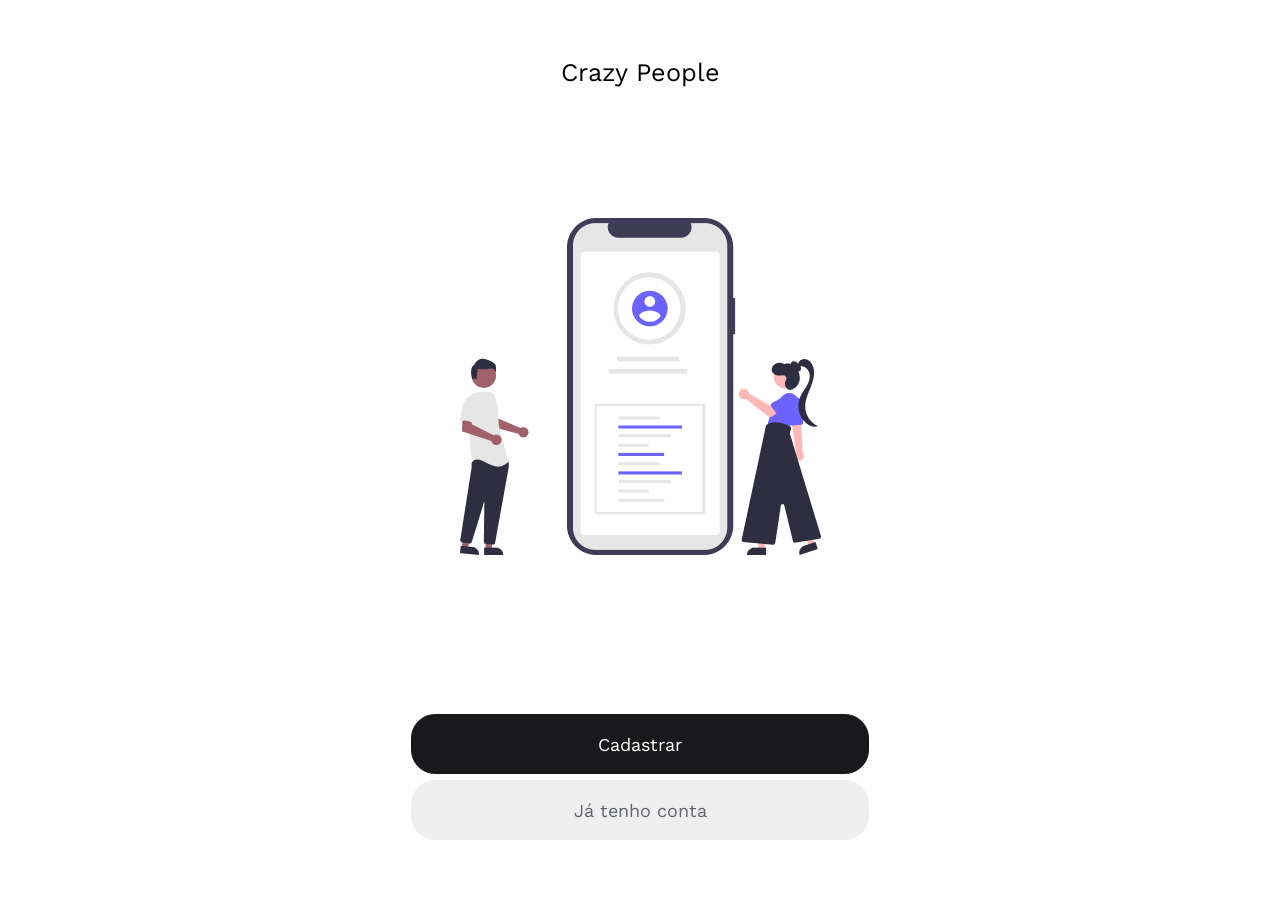
<file: index.html>
<!DOCTYPE html>
<html lang="en">
<head>
    <meta charset="UTF-8">
    <meta name="viewport" content="width=device-width, initial-scale=1.0">
    <title>Crazy People - a rede social das suas loucuras</title>
    <link rel="stylesheet" href="css/global.css">
</head>
<body>
    <div class="grid-vertical">
        <div class="container-content">
            <h1 class="title">Crazy People</h1>
            <img src="images/bem_vindo.png" alt="" class="image-centered" width="361" height="337" style="max-height: 337px;">
        </div>

        <!-- comentario -->

        <div class="group-buttons">
            <a class="button button-primary" href="register.html">Cadastrar</a>
            <a class="button button-secondary" href="pages/login/login.html">Já tenho conta</a>
        </div>
    </div>
</body>
</html>
</file>
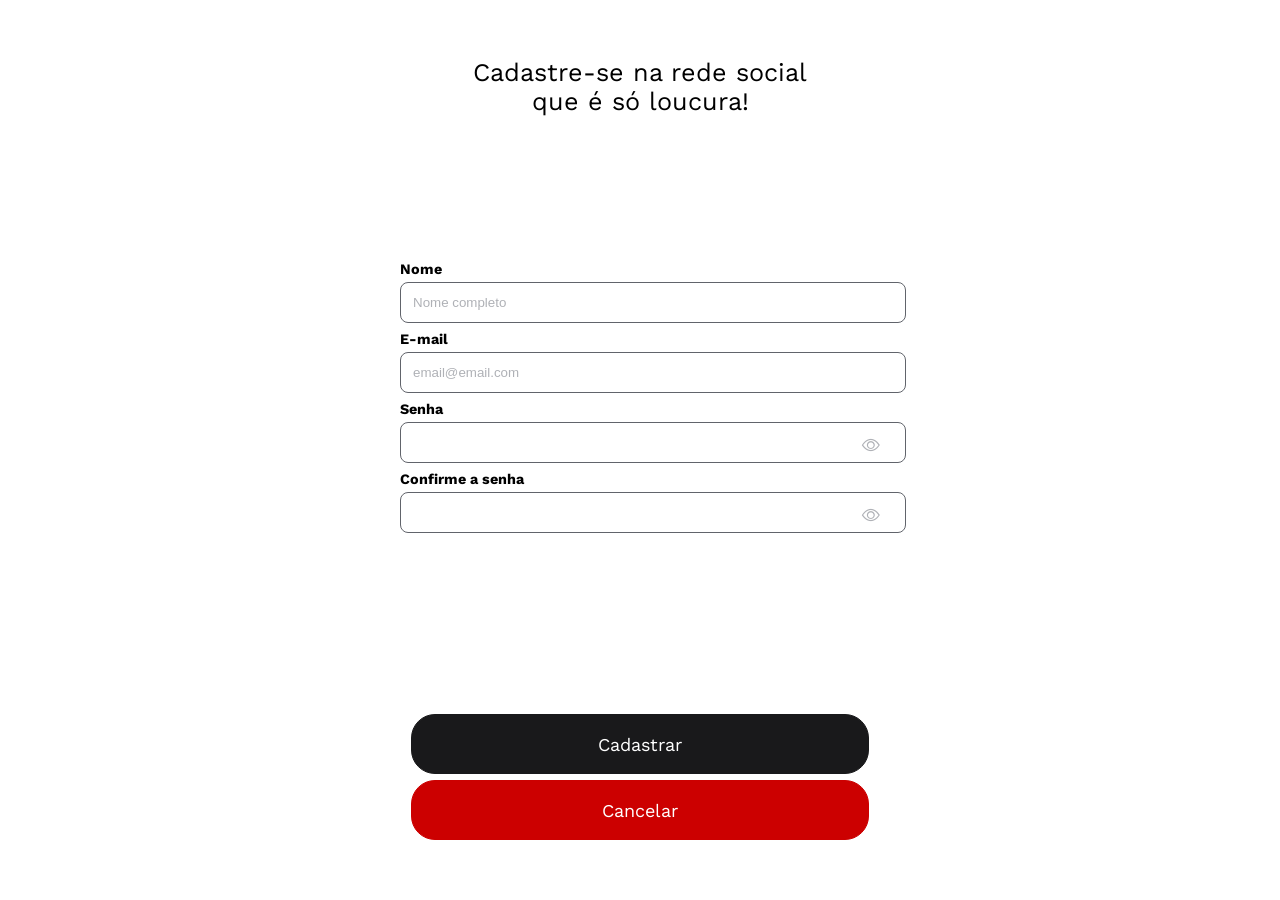
<file: register.html>
<!DOCTYPE html>
<html lang="en">
<head>
    <meta charset="UTF-8">
    <meta name="viewport" content="width=device-width, initial-scale=1.0">
    <title>Cadastre-se - Crazy People - a rede social das suas loucuras</title>
    <link rel="stylesheet" href="css/global.css">
    <link rel="stylesheet" href="https://cdn.jsdelivr.net/npm/bootstrap-icons@1.13.1/font/bootstrap-icons.min.css">
</head>
<body>
    <div class="grid-vertical">
        <div class="container-content">
            <h1 class="title">Cadastre-se na rede social <br> que é só loucura!</h1>
            <form action="" id="form-register" onsubmit="return false" method="post" class="form-centered">
                <div class="form-group">
                    <label for="">Nome</label>
                    <input type="text" name="name" id="name" placeholder="Nome completo">
                </div>

                 <div class="form-group">
                    <label for="">E-mail</label>
                    <input type="email" name="email" id="email" placeholder="email@email.com">
                </div>

                <div class="form-group">
                    <label for="">Senha</label>
                    <div class="input-password">
                        <input type="password" name="password" id="password">
                        <i class="bi bi-eye icon-eye"></i>
                        <!-- <i class="bi bi-eye-slash"></i> -->
                    </div>
                </div>

                <div class="form-group">
                    <label for="">Confirme a senha</label>
                    <div class="input-password">
                        <input type="password" name="password-confirm" id="password-confirm">
                        <i class="bi bi-eye icon-eye"></i>
                        <!-- <i class="bi bi-eye-slash"></i> -->
                    </div>
                </div>
            </form>
        </div>

        <div class="group-buttons">
            <a class="button button-primary">Cadastrar</a>
            <a class="button button-cancel" href="index.html">Cancelar</a>
            
        </div>
    </div>
</body>
</html>
</file>
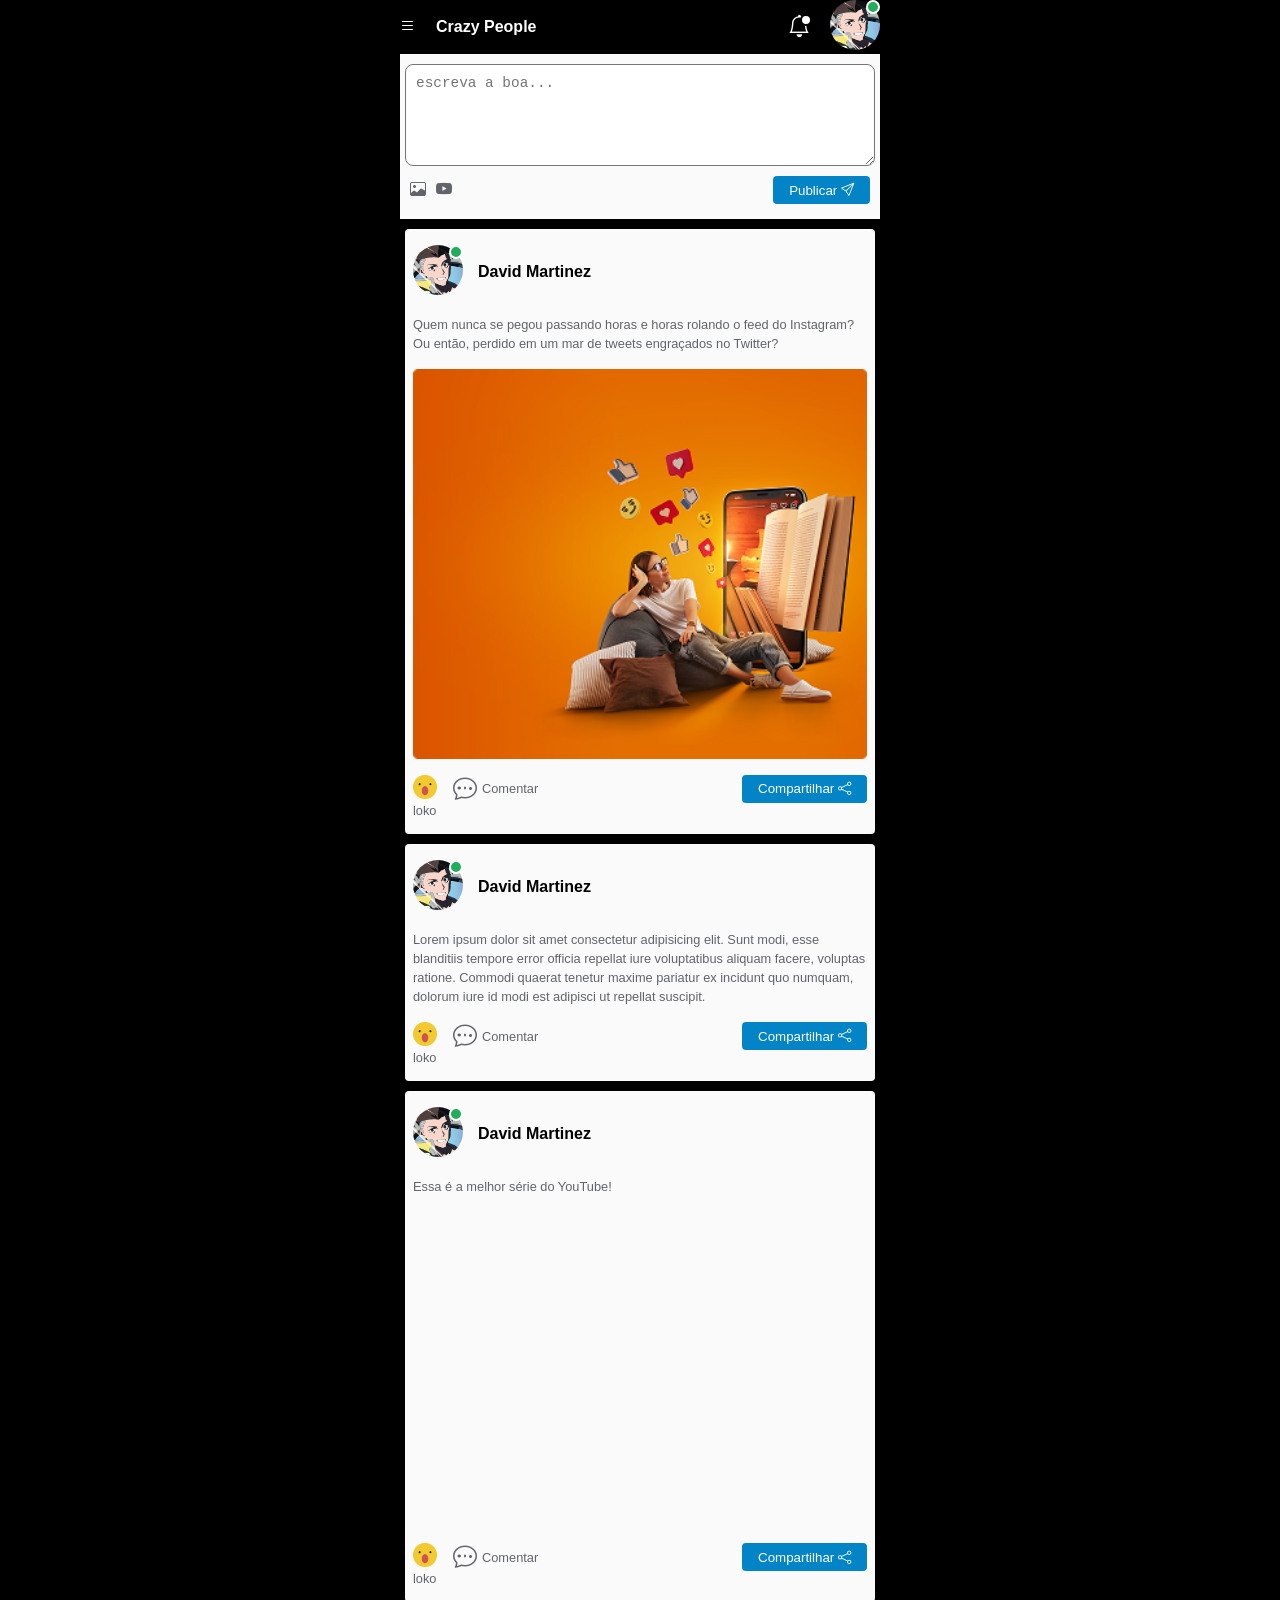
<file: pages/feed/feed.html>
<!DOCTYPE html>
<html lang="en">
<head>
    <meta charset="UTF-8">
    <meta name="viewport" content="width=device-width, initial-scale=1.0">
    <title>Timeline - Crazy People - a rede social das suas loucuras</title>
    <link rel="stylesheet" href="../../css/global.css">
    <link rel="stylesheet" href="feed.css">
    <link rel="stylesheet" href="https://cdn.jsdelivr.net/npm/bootstrap-icons@1.13.1/font/bootstrap-icons.min.css">
</head>
<body>
    <header>
        <div id="menu-icon">
            <i class="bi bi-list"></i>
        </div>

        <div id="page-title">
            Crazy People
        </div>

        <div id="notification-icon">
            <a href="#"><i class="bi bi-bell"></i>
                <div id="notification-ball"></div>
                <div id="arrow-container-notifications">
                    <img src="../../images/arrow_notification.png" alt="seta branca">
                </div>
                <div id="container-notifications">
                    <div class="card-notification">
                        <div class="card-notification-title">
                            <div class="card-notification-photo">

                                <div class="profile-icon">
                                    <img src="../../images/avatar_seguidora.jpg" alt="" height="50px" width="50px" class="avatar">
                                    <div class="profile-ball">
                                    </div>
                                </div>

                            </div>
                            <div class="card-notification-name">
                                Lucy
                            </div>
                        </div>
                        <div class="card-notification-body">
                            Quer fazer parte da sua rede!
                        </div>
                        <div class="card-notification-buttons">
                            <button class="button-cancel">Cancelar</button>
                            <button class="button-post">Aceitar</button>
                        </div>
                    </div>
                </div>
            </a>
        </div>

        <div class="profile-icon">
            <a href="../profile/profile.html">
                <img src="../../images/avatar.jpg" alt="" height="50px" width="50px" class="avatar">
                <div class="profile-ball"></div>
            </a>
        </div>

        <!-- <div id="settings-icon">
            <i class="bi bi-chevron-down"></i>
        </div> -->

    </header>

    <section id="container-form-post">
        <form action="" id="form-post" name="form-post" method="post">
            <textarea rows="5" cols="40" name="text-post" id="text-post" placeholder="escreva a boa..."></textarea>
            <div id="container-form-post-options">
                <div id="container-form-post-options-icons">
                    <a href="#" class="form-post-icon"><i class="bi bi-image"></i></a>
                    <a href="#" class="form-post-icon"><i class="bi bi-youtube"></i></a>
                </div>
                <button id="button-post" name="button-post" class="button-post">Publicar <i class="bi bi-send"></i></button>
            </div>
        </form>
    </section>

    <section class="container-post">
        <div class="container-post-user">
            <div class="container-post-user-photo">

                <div class="profile-icon">
                    <img src="../../images/avatar.jpg" alt="" height="50px" width="50px" class="avatar">
                    <div class="profile-ball">
                    </div>
                </div>

            </div>

            <div class="container-post-user-name">
                David Martinez
            </div>
        </div>

        <div class="container-post-text">
            Quem nunca se pegou passando horas e horas rolando o feed do Instagram? Ou então, perdido em um mar de tweets engraçados no Twitter?
        </div>

        <div class="container-post-media">
            <img src="../../images/exemplo_post.png" alt="Imagem de uma pessoa se aventurando no feed">
             <!-- <iframe width="560" height="315" src="https://www.youtube.com/embed/vxyOFd831DE?si=sBFEa_GbPJjmJHwp" title="YouTube video player" frameborder="0" allow="accelerometer; autoplay; clipboard-write; encrypted-media; gyroscope; picture-in-picture; web-share" referrerpolicy="strict-origin-when-cross-origin" allowfullscreen></iframe> -->
        </div>

        <div class="container-post-options">
            <div class="container-post-options-icons">
                <div class="container-post-options-icons-reaction">
                    <a href="#" class="link-reaction">
                        <img src="../../images/loko.png" alt="Carinha amarela com boca de pessoa impressionada com algo">
                        <div class="container-reactions">
                            <img src="../../images/loko.png" alt="Carinha amarela com boca de pessoa impressionada com algo">
                            <img src="../../images/muitoloko.png" alt="Carinha amarela com boca de pessoa impressionada com algo">
                            <img src="../../images/seloko.png" alt="Carinha amarela com boca e olho de pessoa muito impressionada com algo">
                        </div>
                    </a>
                    <span>loko</span>
                </div>
                <a href="#" class="link-comment">
                    <i class="bi bi-chat-dots"></i>
                    <span>Comentar</span>
                </a>
            </div>

            <button id="button-share" name="button-share" class="button-post">Compartilhar <i class="bi bi-share"></i></button>
        </div>
    </section>

    <section class="container-post">
        <div class="container-post-user">
            <div class="container-post-user-photo">
                <div class="profile-icon">
                    <img src="../../images/avatar.jpg" alt="" height="50px" width="50px" class="avatar">
                    <div class="profile-ball">
                        
                    </div>
                </div>
            </div>

            <div class="container-post-user-name">
                David Martinez
            </div>
        </div>

        <div class="container-post-text">
            Lorem ipsum dolor sit amet consectetur adipisicing elit. Sunt modi, esse blanditiis tempore error officia repellat iure voluptatibus aliquam facere, voluptas ratione. Commodi quaerat tenetur maxime pariatur ex incidunt quo numquam, dolorum iure id modi est adipisci ut repellat suscipit.
        </div>

        <!-- <div class="container-post-media">
           
        </div> -->

        <div class="container-post-options">
            <div class="container-post-options-icons">
                <div class="container-post-options-icons-reaction">
                    <a href="#" class="link-reaction">
                        <img src="../../images/loko.png" alt="Carinha amarela com boca de pessoa impressionada com algo">
                        <div class="container-reactions">
                            <img src="../../images/loko.png" alt="Carinha amarela com boca de pessoa impressionada com algo">
                            <img src="../../images/muitoloko.png" alt="Carinha amarela com boca de pessoa impressionada com algo">
                            <img src="../../images/seloko.png" alt="Carinha amarela com boca e olho de pessoa muito impressionada com algo">
                        </div>
                    </a>
                    <span>loko</span>
                </div>
                <a href="#" class="link-comment">
                    <i class="bi bi-chat-dots"></i>
                    <span>Comentar</span>
                </a>
            </div>

            <button id="button-share" name="button-share" class="button-post">Compartilhar <i class="bi bi-share"></i></button>
        </div>
    </section>

    <section class="container-post">
        <div class="container-post-user">
            <div class="container-post-user-photo">
                <div class="profile-icon">
                    <img src="../../images/avatar.jpg" alt="" height="50px" width="50px" class="avatar">
                    <div class="profile-ball">
                        
                    </div>
                </div>
            </div>

            <div class="container-post-user-name">
                David Martinez
            </div>
        </div>

        <div class="container-post-text">
            Essa é a melhor série do YouTube!
        </div>

        <div class="container-post-media">
            <!-- <img src="../../images/exemplo_post.png" alt="Imagem de uma pessoa se aventurando no feed"> -->

            <iframe width="560" height="315" src="https://www.youtube.com/embed/vxyOFd831DE?si=sBFEa_GbPJjmJHwp" title="YouTube video player" frameborder="0" allow="accelerometer; autoplay; clipboard-write; encrypted-media; gyroscope; picture-in-picture; web-share" referrerpolicy="strict-origin-when-cross-origin" allowfullscreen></iframe>

        </div>

        <div class="container-post-options">
            <div class="container-post-options-icons">
                <div class="container-post-options-icons-reaction">
                    <a href="#" class="link-reaction">
                        <img src="../../images/loko.png" alt="Carinha amarela com boca de pessoa impressionada com algo">
                        <div class="container-reactions">
                            <img src="../../images/loko.png" alt="Carinha amarela com boca de pessoa impressionada com algo">
                            <img src="../../images/muitoloko.png" alt="Carinha amarela com boca de pessoa impressionada com algo">
                            <img src="../../images/seloko.png" alt="Carinha amarela com boca e olho de pessoa muito impressionada com algo">
                        </div>
                    </a>
                    <span>loko</span>
                </div>
                <a href="#" class="link-comment">
                    <i class="bi bi-chat-dots"></i>
                    <span>Comentar</span>
                </a>
            </div>

            <button id="button-share" name="button-share" class="button-post">Compartilhar <i class="bi bi-share"></i></button>
        </div>
    </section>

</body>
</html>
</file>
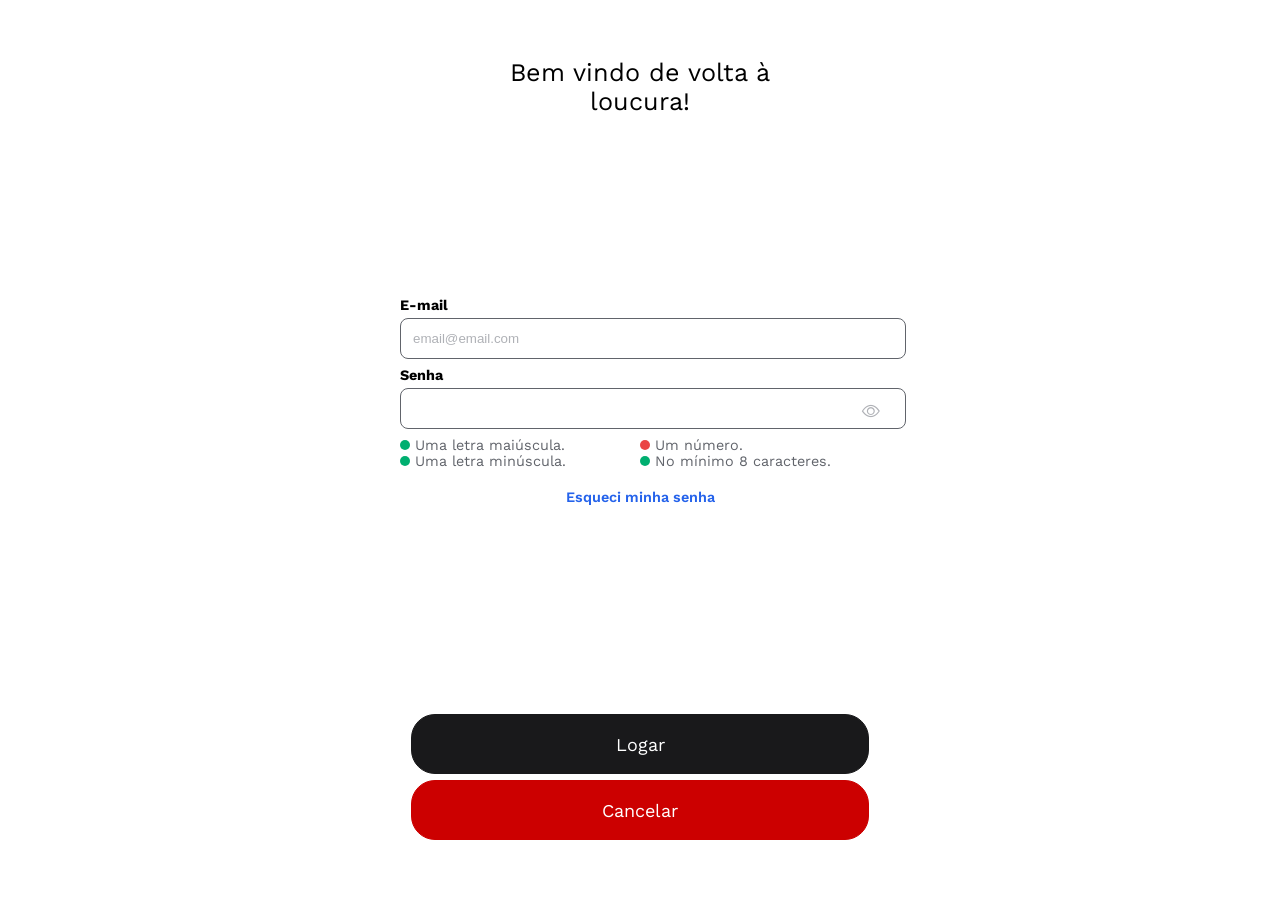
<file: pages/login/login.html>
<!DOCTYPE html>
<html lang="en">
<head>
    <meta charset="UTF-8">
    <meta name="viewport" content="width=device-width, initial-scale=1.0">
    <title>Entre na sua conta - Crazy People - a rede social das suas loucuras</title>
    <link rel="stylesheet" href="../../css/global.css">
    <link rel="stylesheet" href="login.css">
    <link rel="stylesheet" href="https://cdn.jsdelivr.net/npm/bootstrap-icons@1.13.1/font/bootstrap-icons.min.css">
</head>
<body>
    <div class="grid-vertical">
        <div class="container-content">
            <h1 class="title">Bem vindo de volta à <br> loucura!</h1>
            <form action="" id="form-login" onsubmit="return false" method="post" class="form-centered">
                
                 <div class="form-group">
                    <label for="">E-mail</label>
                    <input type="email" name="email" id="email" placeholder="email@email.com">
                </div>

                <div class="form-group">
                    <label for="">Senha</label>
                    <div class="input-password">
                        <input type="password" name="password" id="password">
                        <i class="bi bi-eye icon-eye"></i>
                        <!-- <i class="bi bi-eye-slash"></i> -->
                    </div>
                </div>

                <div class="tips">
                    <div class="tip">
                        <div class="tip-icon success" id="error-uppercase">

                        </div>
                        <div class="tip-text">
                            Uma letra maiúscula.
                        </div>
                    </div>

                    <div class="tip">
                        <div class="tip-icon error" id="error-number">

                        </div>
                        <div class="tip-text">
                            Um número.
                        </div>
                    </div>

                    <div class="tip">
                        <div class="tip-icon success" id="error-lowercase">

                        </div>
                        <div class="tip-text">
                            Uma letra minúscula.
                        </div>
                    </div>

                    <div class="tip">
                        <div class="tip-icon success" id="error-minlength">

                        </div>
                        <div class="tip-text">
                            No mínimo 8 caracteres.
                        </div>
                    </div>
                </div>

                <div class="center">
                    <a href="../recovery-password/recovery-password.html" class="general">Esqueci minha senha</a>
                </div>

            </form>
        </div>

        <div class="group-buttons">
            <a class="button button-primary" href="../feed/feed.html">Logar</a>
            <a class="button button-cancel" href="../../index.html">Cancelar</a>
            
        </div>
    </div>
</body>
</html>
</file>
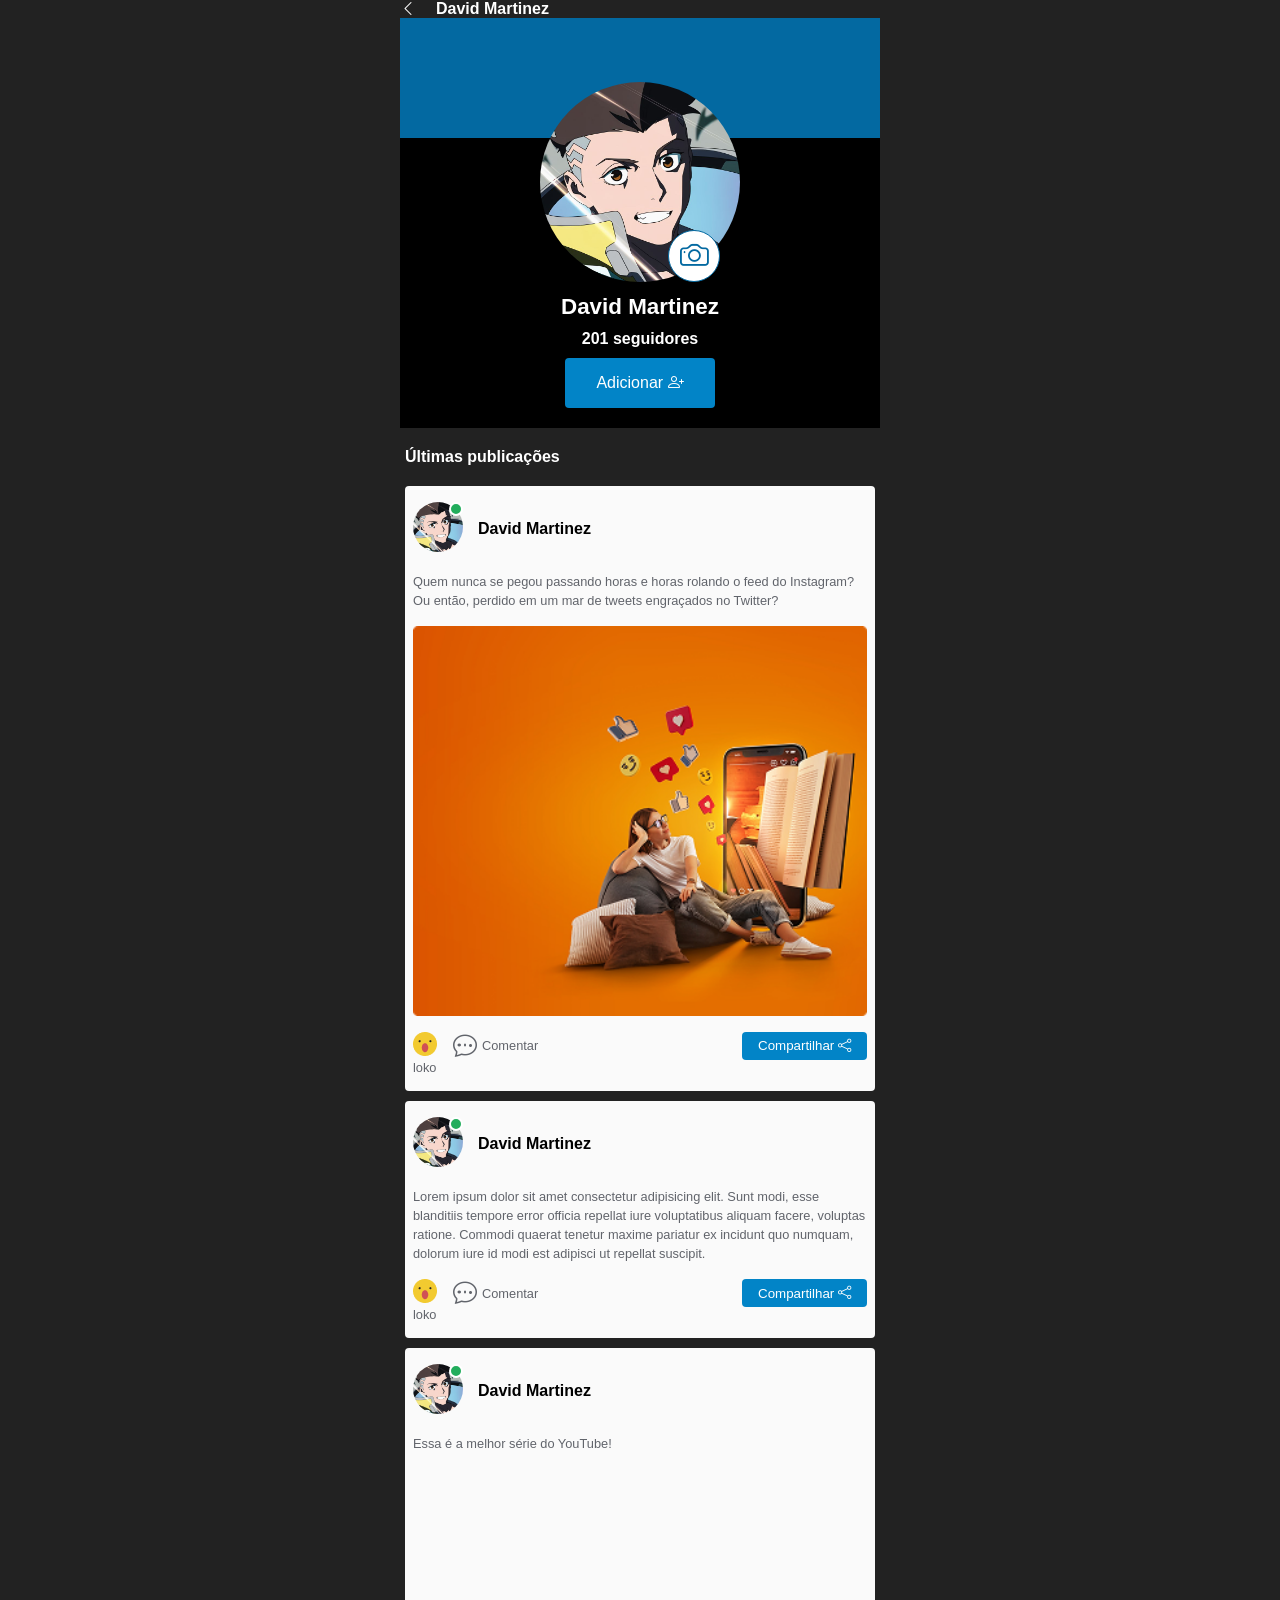
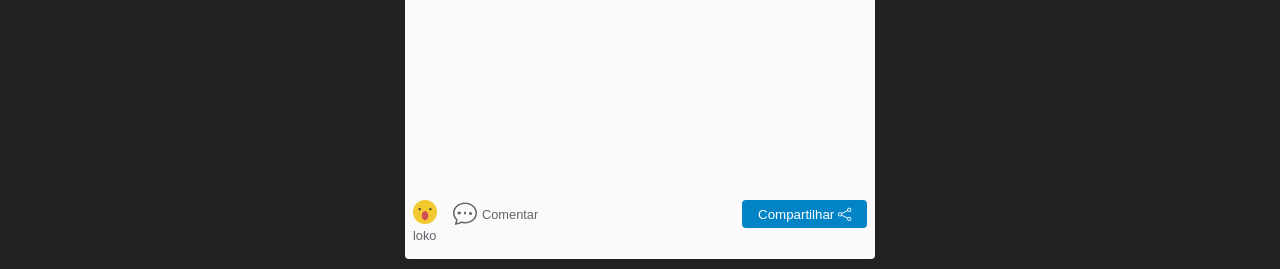
<file: pages/profile/profile.html>
<!DOCTYPE html>
<html lang="en">
<head>
    <meta charset="UTF-8">
    <meta name="viewport" content="width=device-width, initial-scale=1.0">
    <title>Meu perfil - Crazy People - a rede social das suas loucuras</title>
    <link rel="stylesheet" href="../../css/global.css">
    <link rel="stylesheet" href="profile.css">
    <link rel="stylesheet" href="https://cdn.jsdelivr.net/npm/bootstrap-icons@1.13.1/font/bootstrap-icons.min.css">
</head>
<body>
    <header>
        <div id="menu-icon">
            <a href="../feed/feed.html"><i class="bi bi-chevron-left"></i></a>
        </div>

        <div id="page-title">
            David Martinez
        </div>
    </header>

    <section id="container-profile">

        <div id="container-profile-top">

        </div>

        <div id="container-profile-photo">
            <img src="../../images/avatar.jpg" alt="Foto do usuário">
            <div id="button-upload-photo">
                <a href="#"><i class="bi bi-camera"></i></a>
            </div>
        </div>

        <div id="container-profile-photo-info">
            <span class="info-title">David Martinez</span>
            <span class="info-text">201 seguidores</span>
            <button id="button-add" name="button-add" class="button-add">Adicionar <i class="bi bi-person-plus"></i></button>
        </div>

    </section>

    <p class="info-text last-post">Últimas publicações</p>

    <section class="container-post">
        <div class="container-post-user">
            <div class="container-post-user-photo">

                <div class="profile-icon">
                    <img src="../../images/avatar.jpg" class="avatar" alt="" height="50px" width="50px">
                    <div class="profile-ball">
                    </div>
                </div>

            </div>

            <div class="container-post-user-name">
                David Martinez
            </div>
        </div>

        <div class="container-post-text">
            Quem nunca se pegou passando horas e horas rolando o feed do Instagram? Ou então, perdido em um mar de tweets engraçados no Twitter?
        </div>

        <div class="container-post-media">
            <img src="../../images/exemplo_post.png" alt="Imagem de uma pessoa se aventurando no feed">
             <!-- <iframe width="560" height="315" src="https://www.youtube.com/embed/vxyOFd831DE?si=sBFEa_GbPJjmJHwp" title="YouTube video player" frameborder="0" allow="accelerometer; autoplay; clipboard-write; encrypted-media; gyroscope; picture-in-picture; web-share" referrerpolicy="strict-origin-when-cross-origin" allowfullscreen></iframe> -->
        </div>

        <div class="container-post-options">
            <div class="container-post-options-icons">
                <div class="container-post-options-icons-reaction">
                    <a href="#" class="link-reaction">
                        <img src="../../images/loko.png" alt="Carinha amarela com boca de pessoa impressionada com algo">
                        <div class="container-reactions">
                            <img src="../../images/loko.png" alt="Carinha amarela com boca de pessoa impressionada com algo">
                            <img src="../../images/muitoloko.png" alt="Carinha amarela com boca de pessoa impressionada com algo">
                            <img src="../../images/seloko.png" alt="Carinha amarela com boca e olho de pessoa muito impressionada com algo">
                        </div>
                    </a>
                    <span>loko</span>
                </div>
                <a href="#" class="link-comment">
                    <i class="bi bi-chat-dots"></i>
                    <span>Comentar</span>
                </a>
            </div>

            <button id="button-share" name="button-share" class="button-post">Compartilhar <i class="bi bi-share"></i></button>
        </div>
    </section>

    <section class="container-post">
        <div class="container-post-user">
            <div class="container-post-user-photo">
                <div class="profile-icon">
                    <img src="../../images/avatar.jpg" class="avatar" alt="" height="50px" width="50px">
                    <div class="profile-ball">
                        
                    </div>
                </div>
            </div>

            <div class="container-post-user-name">
                David Martinez
            </div>
        </div>

        <div class="container-post-text">
            Lorem ipsum dolor sit amet consectetur adipisicing elit. Sunt modi, esse blanditiis tempore error officia repellat iure voluptatibus aliquam facere, voluptas ratione. Commodi quaerat tenetur maxime pariatur ex incidunt quo numquam, dolorum iure id modi est adipisci ut repellat suscipit.
        </div>

        <!-- <div class="container-post-media">
           
        </div> -->

        <div class="container-post-options">
            <div class="container-post-options-icons">
                <div class="container-post-options-icons-reaction">
                    <a href="#" class="link-reaction">
                        <img src="../../images/loko.png" alt="Carinha amarela com boca de pessoa impressionada com algo">
                        <div class="container-reactions">
                            <img src="../../images/loko.png" alt="Carinha amarela com boca de pessoa impressionada com algo">
                            <img src="../../images/muitoloko.png" alt="Carinha amarela com boca de pessoa impressionada com algo">
                            <img src="../../images/seloko.png" alt="Carinha amarela com boca e olho de pessoa muito impressionada com algo">
                        </div>
                    </a>
                    <span>loko</span>
                </div>
                <a href="#" class="link-comment">
                    <i class="bi bi-chat-dots"></i>
                    <span>Comentar</span>
                </a>
            </div>

            <button id="button-share" name="button-share" class="button-post">Compartilhar <i class="bi bi-share"></i></button>
        </div>
    </section>

    <section class="container-post">
        <div class="container-post-user">
            <div class="container-post-user-photo">
                <div class="profile-icon">
                    <img src="../../images/avatar.jpg" class="avatar" alt="" height="50px" width="50px">
                    <div class="profile-ball">
                        
                    </div>
                </div>
            </div>

            <div class="container-post-user-name">
                David Martinez
            </div>
        </div>

        <div class="container-post-text">
            Essa é a melhor série do YouTube!
        </div>

        <div class="container-post-media">
            <!-- <img src="../../images/exemplo_post.png" alt="Imagem de uma pessoa se aventurando no feed"> -->
             <iframe width="560" height="315" src="https://www.youtube.com/embed/vxyOFd831DE?si=sBFEa_GbPJjmJHwp" title="YouTube video player" frameborder="0" allow="accelerometer; autoplay; clipboard-write; encrypted-media; gyroscope; picture-in-picture; web-share" referrerpolicy="strict-origin-when-cross-origin" allowfullscreen></iframe>
        </div>

        <div class="container-post-options">
            <div class="container-post-options-icons">
                <div class="container-post-options-icons-reaction">
                    <a href="#" class="link-reaction">
                        <img src="../../images/loko.png" alt="Carinha amarela com boca de pessoa impressionada com algo">
                        <div class="container-reactions">
                            <img src="../../images/loko.png" alt="Carinha amarela com boca de pessoa impressionada com algo">
                            <img src="../../images/muitoloko.png" alt="Carinha amarela com boca de pessoa impressionada com algo">
                            <img src="../../images/seloko.png" alt="Carinha amarela com boca e olho de pessoa muito impressionada com algo">
                        </div>
                    </a>
                    <span>loko</span>
                </div>
                <a href="#" class="link-comment">
                    <i class="bi bi-chat-dots"></i>
                    <span>Comentar</span>
                </a>
            </div>

            <button id="button-share" name="button-share" class="button-post">Compartilhar <i class="bi bi-share"></i></button>
        </div>
    </section>

</body>
</html>
</file>
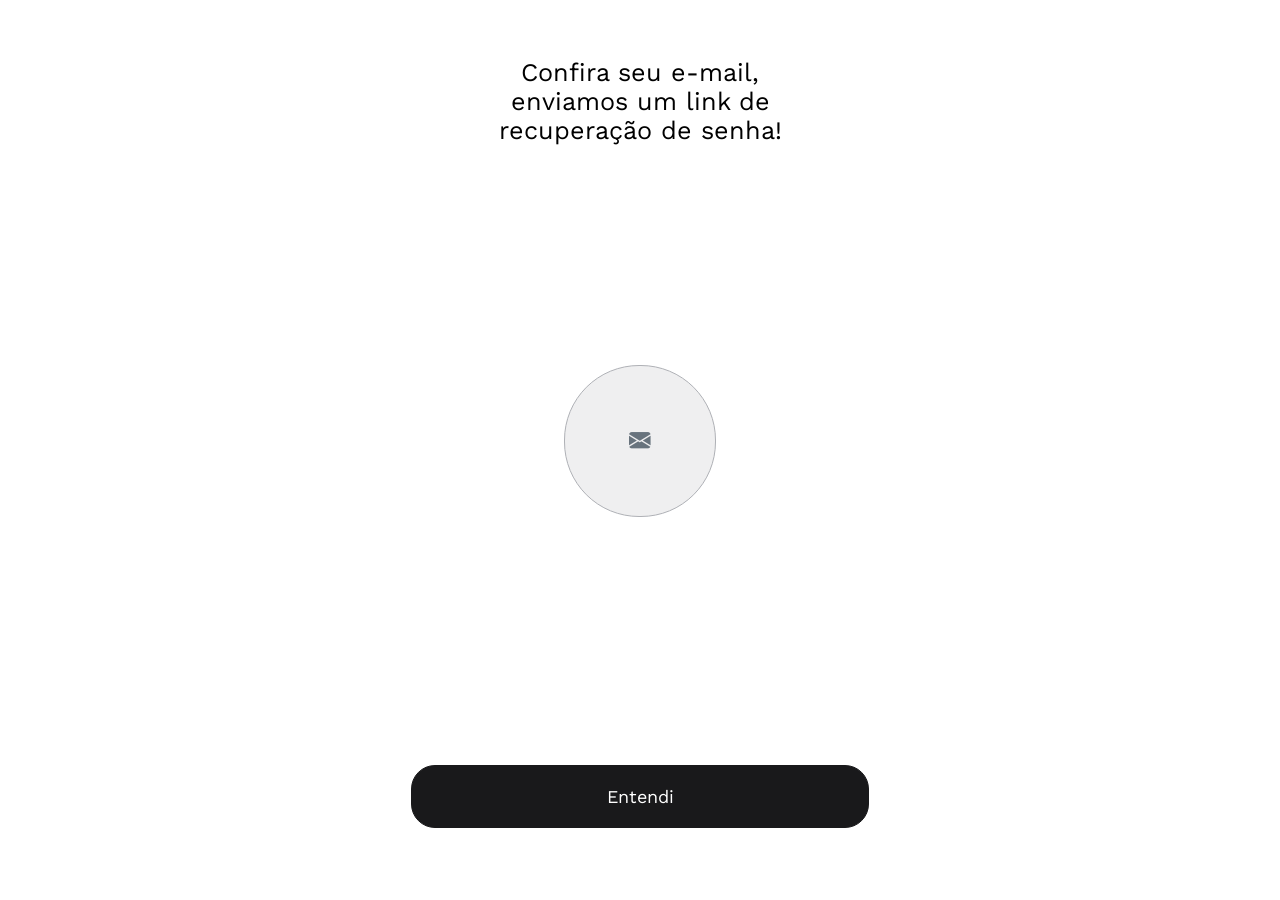
<file: pages/recovery-password/recovery-password-message.html>
<!DOCTYPE html>
<html lang="en">
<head>
    <meta charset="UTF-8">
    <meta name="viewport" content="width=device-width, initial-scale=1.0">
    <title>Recuperar senha - Crazy People - a rede social das suas loucuras</title>
    <link rel="stylesheet" href="../../css/global.css">
    <link rel="stylesheet" href="recovery-password.css">
    <link rel="stylesheet" href="https://cdn.jsdelivr.net/npm/bootstrap-icons@1.13.1/font/bootstrap-icons.min.css">
</head>
<body>
    <div class="grid-vertical">
        <div class="container-content">
            <h1 class="title">Confira seu e-mail, <br> enviamos um link de <br> recuperação de senha!</h1>
            
            <div class="icon-container">
                <i class="bi bi-envelope-fill"></i>
            </div>

        </div>

        <div class="group-buttons" id="button-understood">
            <a class="button button-primary" href="../login/login.html">Entendi</a>
        </div>
    </div>
</body>
</html>
</file>
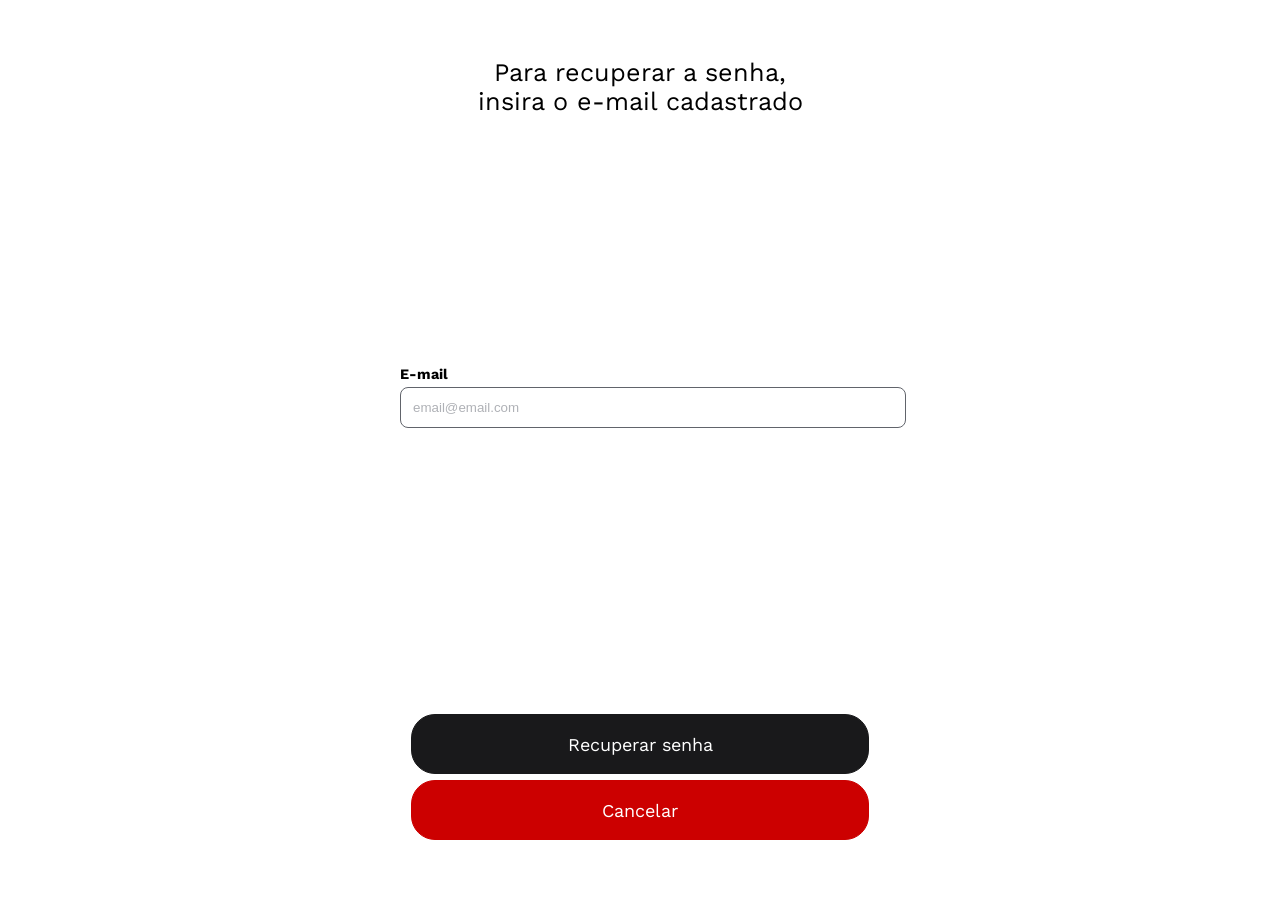
<file: pages/recovery-password/recovery-password.html>
<!DOCTYPE html>
<html lang="en">
<head>
    <meta charset="UTF-8">
    <meta name="viewport" content="width=device-width, initial-scale=1.0">
    <title>Recuperar senha - Crazy People - a rede social das suas loucuras</title>
    <link rel="stylesheet" href="../../css/global.css">
    <link rel="stylesheet" href="recovery-password.css">
    <link rel="stylesheet" href="https://cdn.jsdelivr.net/npm/bootstrap-icons@1.13.1/font/bootstrap-icons.min.css">
</head>
<body>
    <div class="grid-vertical">
        <div class="container-content">
            <h1 class="title">Para recuperar a senha, <br> insira o e-mail cadastrado</h1>
            <form action="" id="form-recovery-password" onsubmit="return false" method="post" class="form-centered">
                
                 <div class="form-group">
                    <label for="">E-mail</label>
                    <input type="email" name="email" id="email" placeholder="email@email.com">
                </div>

            </form>
        </div>

        <div class="group-buttons">
            <a class="button button-primary" href="recovery-password-message.html">Recuperar senha</a>
            <a class="button button-cancel" href="../login/login.html">Cancelar</a>
            
        </div>
    </div>
</body>
</html>
</file>
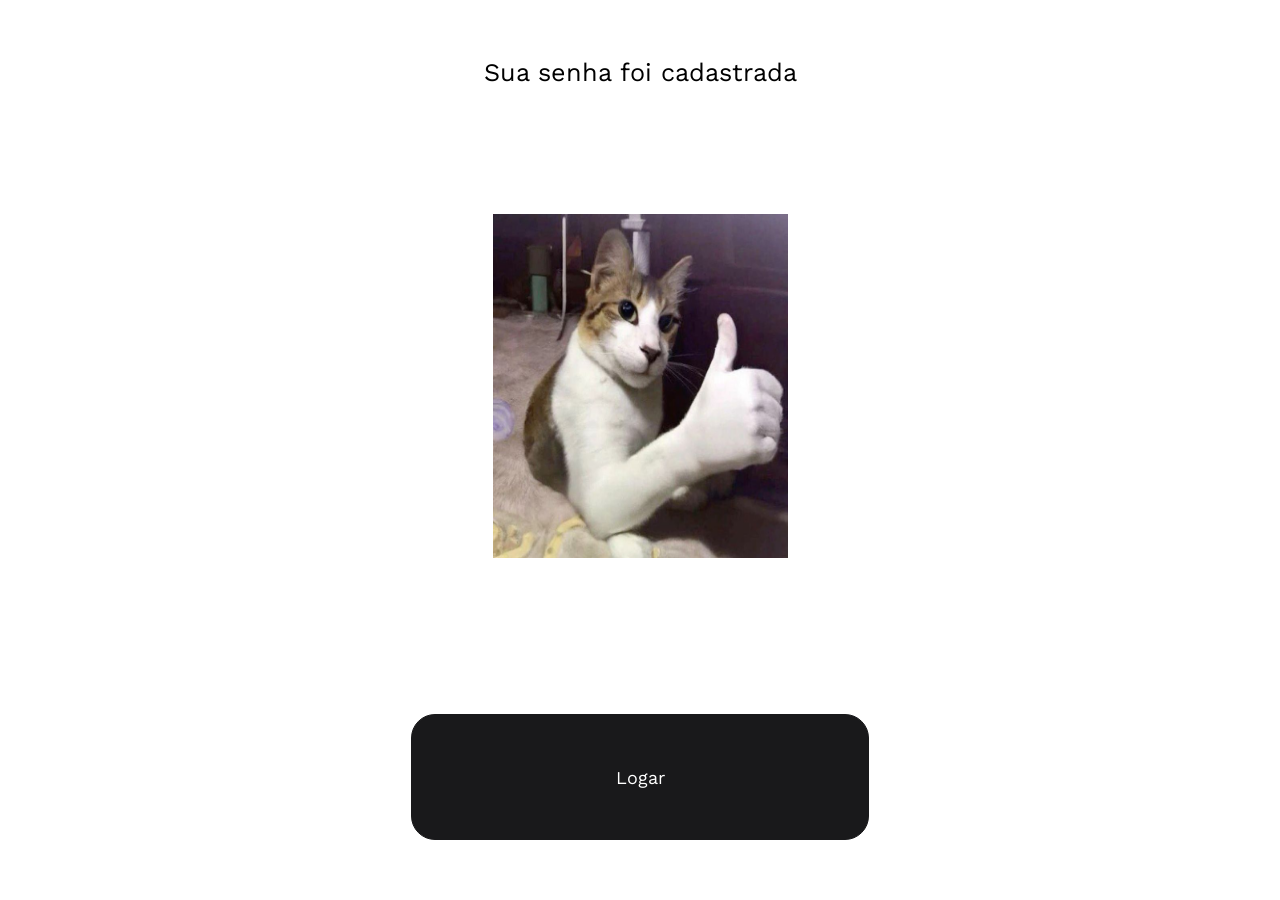
<file: pages/reset-password/reset-password-message.html>
<!DOCTYPE html>
<html lang="en">
<head>
    <meta charset="UTF-8">
    <meta name="viewport" content="width=device-width, initial-scale=1.0">
    <title>Senha cadastrada - Crazy People - a rede social das suas loucuras</title>
    <link rel="stylesheet" href="../../css/global.css">
</head>
<body>
    <div class="grid-vertical">
        <div class="container-content">
            <h1 class="title">Sua senha foi cadastrada</h1>
            <img src="../../images/sucesso.jpg" alt="" class="image-centered" width="295" height="344" style="max-height: 344px;">
        </div>

        <!-- comentario -->

        <div class="group-buttons">
            <a class="button button-primary" href="../login/login.html">Logar</a>
        </div>
    </div>
</body>
</html>
</file>
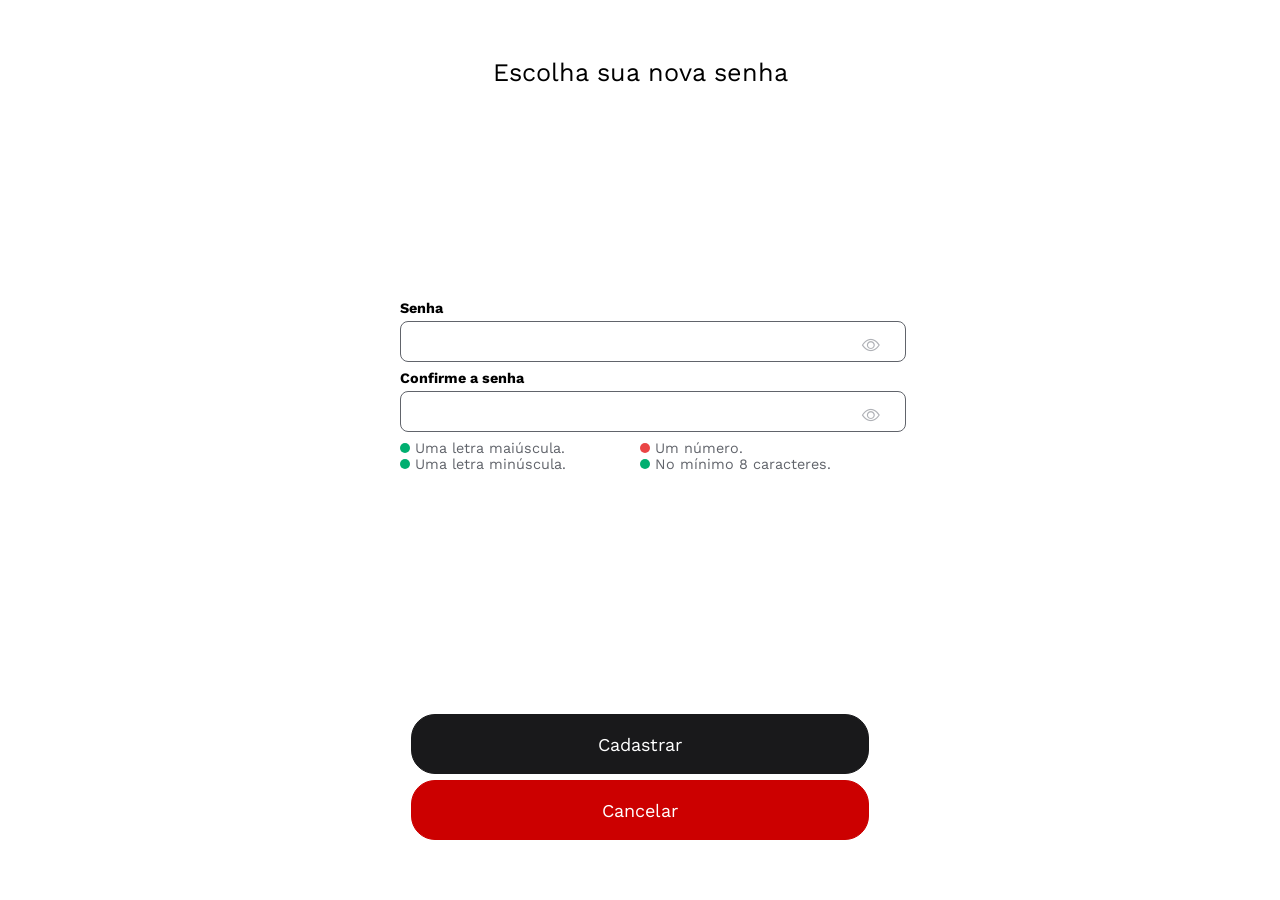
<file: pages/reset-password/reset-password.html>
<!DOCTYPE html>
<html lang="en">
<head>
    <meta charset="UTF-8">
    <meta name="viewport" content="width=device-width, initial-scale=1.0">
    <title>Cadastre uma nova senha - Crazy People - a rede social das suas loucuras</title>
    <link rel="stylesheet" href="../../css/global.css">
    <link rel="stylesheet" href="reset-password.css">
    <link rel="stylesheet" href="https://cdn.jsdelivr.net/npm/bootstrap-icons@1.13.1/font/bootstrap-icons.min.css">
</head>
<body>
    <div class="grid-vertical">
        <div class="container-content">
            <h1 class="title">Escolha sua nova senha</h1>
            <form action="" id="form-login" onsubmit="return false" method="post" class="form-centered">
                
                <div class="form-group">
                    <label for="">Senha</label>
                    <div class="input-password">
                        <input type="password" name="password" id="password">
                        <i class="bi bi-eye icon-eye"></i>
                        <!-- <i class="bi bi-eye-slash"></i> -->
                    </div>
                </div>

                <div class="form-group">
                    <label for="">Confirme a senha</label>
                    <div class="input-password">
                        <input type="password" name="confirm-password" id="confirm-password">
                        <i class="bi bi-eye icon-eye"></i>
                        <!-- <i class="bi bi-eye-slash"></i> -->
                    </div>
                </div>

                <div class="tips">
                    <div class="tip">
                        <div class="tip-icon success" id="error-uppercase">

                        </div>
                        <div class="tip-text">
                            Uma letra maiúscula.
                        </div>
                    </div>

                    <div class="tip">
                        <div class="tip-icon error" id="error-number">

                        </div>
                        <div class="tip-text">
                            Um número.
                        </div>
                    </div>

                    <div class="tip">
                        <div class="tip-icon success" id="error-lowercase">

                        </div>
                        <div class="tip-text">
                            Uma letra minúscula.
                        </div>
                    </div>

                    <div class="tip">
                        <div class="tip-icon success" id="error-minlength">

                        </div>
                        <div class="tip-text">
                            No mínimo 8 caracteres.
                        </div>
                    </div>
                </div>

            </form>
        </div>

        <div class="group-buttons">
            <a class="button button-primary" href="reset-password-message.html">Cadastrar</a>
            <a class="button button-cancel" href="../login/login.html">Cancelar</a>
            
        </div>
    </div>
</body>
</html>
</file>
<file: css/global.css>
@font-face {
    font-family: 'Work Sans';
    src: url(../fonts/WorkSans-VariableFont_wght.ttf);
}

html{
    font-size: 18px;
}

body{
    margin: 0px;
    padding: 0px;
    font-family: 'Work Sans';
}

.title{
    font-size: 1.4rem;
    text-align: center;
    font-weight: normal;
    margin-top: 12%;
}

.grid-vertical{
    display: flex;
    flex-direction: column;
    max-width: 480px;
    margin: auto;
    gap: 5%;
    height: 100vh;
}

.container-content{
    display: flex;
    flex-direction: column;
    height: 80vh;
}

.group-buttons{
    display: flex;
    flex-direction: column;
    align-items: center;
    height: 15vh;
    margin-bottom: 60px;
}

a.button{
    display: flex;
    flex: 1;
    border-radius: 24px;
    font-size: 16px;
    cursor: pointer;
    width: 95%;
    max-width: 480px;
    text-align: center;
    align-items: center;
    justify-content: center;
    text-decoration: none;
    font-size: 1rem;
}

.button-primary{
    background-color: #19191b;
    color: white;
    border: 1px solid #19191b;
}

.button-secondary{
    background-color: #efeff0;
    color: #61646b;
    border: 1px solid #efeff0;
    margin-top: 6px;
}

.button-cancel{
    background-color: #c00;
    color: #fff;
    border: 1px solid #c00;
    margin-top: 6px;
}

.image-full-width{
    flex: 1;
    width: 90%;
    align-self: center;
    margin-bottom: 40px;
}

.image-centered{
    flex: 1;
    align-self: center;
    margin: auto;
}

.form-group{
    display: flex;
    flex-direction: column;
    margin-bottom: 8px;
}

.form-group label{
    font-weight: bold;
    font-size: 0.8rem;
    margin-bottom: 5px;
}

.form-group input{
    width: 100%;
    border: 1px solid #61646b;
    padding: 12px;
    border-radius: 8px;
}

.form-group .input-password{
    position: relative;
    flex: 1;
    width: 100%;
}

.form-group .input-password .icon-eye{
    position: absolute;
    right: 0px;
    top: 13px;
    color: #afb1b6;
    cursor: pointer;
}

.form-group input::placeholder{
    color: #afb1b6;
    opacity: 1;
}

.form-group::-ms-input-placeholder{
    color: #afb1b6;
}

.form-centered{
    margin: auto;
    width: 100%;
}

.center{
    display: flex;
    justify-content: center;
    margin-top: 20px;
}

a.general:link, a.general:visited{
    color: #2563eb;
    font-weight: 600;
    text-decoration: none;
    font-size: 0.8rem;
}

a.general:hover{
    color: #00c;
    font-weight: 600;
}

.button-post{
    background-color: #0284c7;
    color: #fff;
    border-radius: 4px;
    padding: 4px 16px;
    border-width: 0px;
    height: 28px;
}

.avatar{
    border-radius: 50%;
}
</file>
<file: pages/feed/feed.css>
html{
    font-size: 16px;
}

body{
    background-color: black;
    margin: 0;
    padding: 0;
    font-family: Arial, Helvetica, sans-serif;
    max-width: 480px;
    margin: auto;
}

header{
    color: white;
    display: flex;
    flex-direction: row;
    gap: 20px;
    align-items: center;
}

#page-title{
    flex: 1;
    font-weight: bold;
}

.profile-icon{
    position: relative; 
    display: inline;
}

.profile-icon .profile-ball{
    background-color: #22ad5c;
    border: 2px solid white;
    width: 10px;
    height: 10px;
    border-radius: 9px;
    position: absolute;
    top: 0px;
    right: 0px;
}

#notification-icon{
    position: relative; 
    display: inline;
    font-size: 1.4rem;
}

#notification-icon a{
    color: white;
}

#container-notifications{
    display: none;
    position: absolute;
    top: 40px;
    right: -30px;
    width: 50vw;
    max-width: 250px;
    background-color: white;
    border-radius: 8px;
    padding: 16px;
    filter: drop-shadow(2px 2px 4px #27252565);
    z-index: 1;
    color: black;
}

#arrow-container-notifications{
    display: none;
    position: absolute;
    z-index: 2;
    top: 25px;
}

#notification-icon a:hover #container-notifications, #notification-icon a:hover #arrow-container-notifications{
    display: flex;
}

.card-notification-buttons{
    display: flex;
    justify-content: center;
    align-items: center;
    gap: 10px;
}

.button-cancel{
    background-color: white;
    color: #0284C7;
    border: 1px solid #0284C7;
    border-radius: 4px;
    padding: 4px 16px;
    height: 28px;
    margin-top: 0px;
}

.card-notification{
    padding-left: 20px;
    padding-right: 20px;
}

.card-notification-title{
    font-size: 1rem;
    font-weight: bold;
    margin-top: 16px;
    margin-bottom: 16px;
    display: flex;
    align-items: center;
    gap: 10px;
}

.card-notification-body{
    font-size: 0.8rem;
    margin-top: 16px;
    margin-bottom: 16px;
}

.card-notification-photo{
    display: flex;
}

#notification-ball{
    background-color: white;
    border: 2px solid black;
    width: 8px;
    height: 8px;
    border-radius: 6px;
    position: absolute;
    top: 0px;
    right: -2px;
}

#menu-icon{
    display: inline;
}

#container-form-post{
    background-color: #fafafa;
    display: flex;
    flex-direction: column;
    padding: 10px 5px;
}

#container-form-post-options{
    flex: 1;
    display: flex;
    flex-direction: row;
    align-items: center;
    margin-top: 5px;
    padding: 5px;
}

#container-form-post-options-icons{
    flex: 1;
    display: flex;
    flex-direction: row;
}

#form-post{
    display: flex;
    flex-direction: column;
}

a.form-post-icon{
    color: #61646b;
    margin-right: 10px;
}

textarea{
    flex: 1;
    border-radius: 8px;
    padding: 10px;
    color: #61646b;
    font-size: 0.9rem;
}

.container-post{
    background-color: #fafafa;
    padding: 16px 8px;
    border-radius: 4px;
    margin: 10px 5px;
}

.container-post-user{
    display: flex;
    flex-direction: row;
    align-items: center;
}

.container-post-user-photo{
    display: flex;
}

.container-post-user-name{
    font-weight: bold;
    margin-left: 15px;
    flex: 1;
}

.container-post-text{
    font-size: 0.8rem;
    color: #61646b;
    margin: 16px 0px;
    line-height: 1.2rem;
}

.container-post-media{
    flex: 1;
    display: flex;
}

.container-post-media img{
    width: 100%;
}

.container-post-options{
    flex: 1;
    display: flex;
    flex-direction: row;
    margin-top: 16px;
}

.container-post-options-icons{
    flex: 1;
    display: flex;
    flex-direction: row;
    align-items: flex-start;
    gap: 16px;
}

.container-post-options-icons-reaction{
    display: flex;
    flex-direction: column;
}

.container-post-options-icons-reaction span{
    font-size: 0.8rem;
    color: #61646b;
}

.link-comment{
    color: #61646b;
    text-decoration: none;
    display: flex;
    align-items: center;
}

.link-comment i{
    font-size: 1.5rem;
}

.link-comment span{
    font-size: 0.8rem;
    margin-left: 5px;
}

a.link-reaction{
    text-decoration: none;
    position: relative;
}

.container-reactions{
    display: flex;
    flex-direction: row;
    background-color: #1f2937;
    border-radius: 37px;
    padding: 8px;
    gap: 16px;
}

a.link-reaction:link .container-reactions, a.link-reaction:visited .container-reactions{
    display: none;
}

a.link-reaction:hover .container-reactions{
    display: flex;
    position: absolute;
    top: -40px;
    left: 0px;
}
</file>
<file: pages/login/login.css>
.tips{
    display: flex;
    flex-direction: row;
    flex-wrap: wrap;
}

.tip{
    width: 50%;
    display: flex;
    flex-direction: row;
    align-items: center;
}

.tip-icon{
    width: 10px;
    height: 10px;
    border-radius: 5px;
    margin-right: 5px;
}

.tip-text{
    font-size: 0.8rem;
    color: #61646b;
}

.success{
    background-color: #00af70;
}

.error{
    background-color: #ea4545;
}
</file>
<file: pages/profile/profile.css>
html{
    font-size: 16px;
}

body{
    background-color: #222;
    margin: 0;
    padding: 0;
    font-family: Arial, Helvetica, sans-serif;
    max-width: 480px;
    margin: auto;
}

header{
    color: white;
    display: flex;
    flex-direction: row;
    gap: 20px;
    align-items: center;
}

#page-title{
    flex: 1;
    font-weight: bold;
}

.profile-icon{
    position: relative; 
    display: inline;
}

.profile-icon .profile-ball{
    background-color: #22ad5c;
    border: 2px solid white;
    width: 10px;
    height: 10px;
    border-radius: 9px;
    position: absolute;
    top: 0px;
    right: 0px;
}

#menu-icon{
    display: inline;
}

#menu-icon a{
    color: white;
}

.container-post{
    background-color: #fafafa;
    padding: 16px 8px;
    border-radius: 4px;
    margin: 10px 5px;
}

.container-post-user{
    display: flex;
    flex-direction: row;
    align-items: center;
}

.container-post-user-photo{
    display: flex;
}

.container-post-user-name{
    font-weight: bold;
    margin-left: 15px;
    flex: 1;
}

.container-post-text{
    font-size: 0.8rem;
    color: #61646b;
    margin: 16px 0px;
    line-height: 1.2rem;
}

.container-post-media{
    flex: 1;
    display: flex;
}

.container-post-media img{
    width: 100%;
}

.container-post-options{
    flex: 1;
    display: flex;
    flex-direction: row;
    margin-top: 16px;
}

.container-post-options-icons{
    flex: 1;
    display: flex;
    flex-direction: row;
    align-items: flex-start;
    gap: 16px;
}

.container-post-options-icons-reaction{
    display: flex;
    flex-direction: column;
}

.container-post-options-icons-reaction span{
    font-size: 0.8rem;
    color: #61646b;
}

.link-comment{
    color: #61646b;
    text-decoration: none;
    display: flex;
    align-items: center;
}

.link-comment i{
    font-size: 1.5rem;
}

.link-comment span{
    font-size: 0.8rem;
    margin-left: 5px;
}

a.link-reaction{
    text-decoration: none;
    position: relative;
}

.container-reactions{
    display: flex;
    flex-direction: row;
    background-color: #1f2937;
    border-radius: 37px;
    padding: 8px;
    gap: 16px;
}

a.link-reaction:link .container-reactions, a.link-reaction:visited .container-reactions{
    display: none;
}

a.link-reaction:hover .container-reactions{
    display: flex;
    position: absolute;
    top: -40px;
    left: 0px;
}

#container-profile{
    background-color: black;
    display: flex;
    flex-direction: column;
    min-height: 390px;
    position: relative;
    padding-bottom: 20px;
}

#container-profile-top{
    background-color: #0369a1;
    height: 50%;
    min-height: 120px;
}

#container-profile-photo{
    display: flex;
    width: 200px;
    margin: auto;
    position: absolute;
    top: calc(40% - 100px);
    left: calc(50% - 100px);
    height: 200px;
}

#container-profile-photo img{
    flex: 1;
    /* object-fit: cover; para cortar a imagem */
    /* width: 200px; */
    border-radius: 50%;
}

#button-upload-photo{
    background-color: white;
    border: 1px solid #0369a1;
    border-radius: 50%;
    width: 50px;
    height: 50px;
    position: absolute;
    display: flex;
    align-items: center;
    justify-content: center;
    right: 20px;
    bottom: 0px;
}

#button-upload-photo a{
    color: #0369a1;
    font-size: 1.8rem;
}

#container-profile-photo-info{
    color: white;
    font-weight: bold;
    display: flex;
    flex-direction: column;
    flex: 1;
    width: 100%;
    align-items: center;
    justify-content: flex-end;
}

.info-title{
    font-size: 1.4rem;
    margin-top: 20px;
    margin-bottom: 10px;
}

.info-text{
    font-size: 1rem;
    margin-bottom: 10px;
    color: white;
    font-weight: bold;
}

.button-add{
    background-color: #0284c7;
    color: white;
    border-radius: 4px;
    padding: 16px;
    border-width: 0px;
    font-size: 1rem;
    min-width: 150px;
}

.last-post{
    margin-top: 20px;
    margin-bottom: 20px;
    margin-left: 5px;
}
</file>
<file: pages/recovery-password/recovery-password.css>
.icon-container{
    background-color: #efeff0;
    border: 1px solid #afb1b6;
    width: 150px;
    height: 150px;
    border-radius: 75px;
    align-self: center;
    margin: auto;
    display: flex;
    align-items: center;
    justify-content: center;
}

.icon-container i{
    font-size: 1.2rem;
    color: #68737d;
}

#button-understood{
    height: 7vh;
}
</file>
